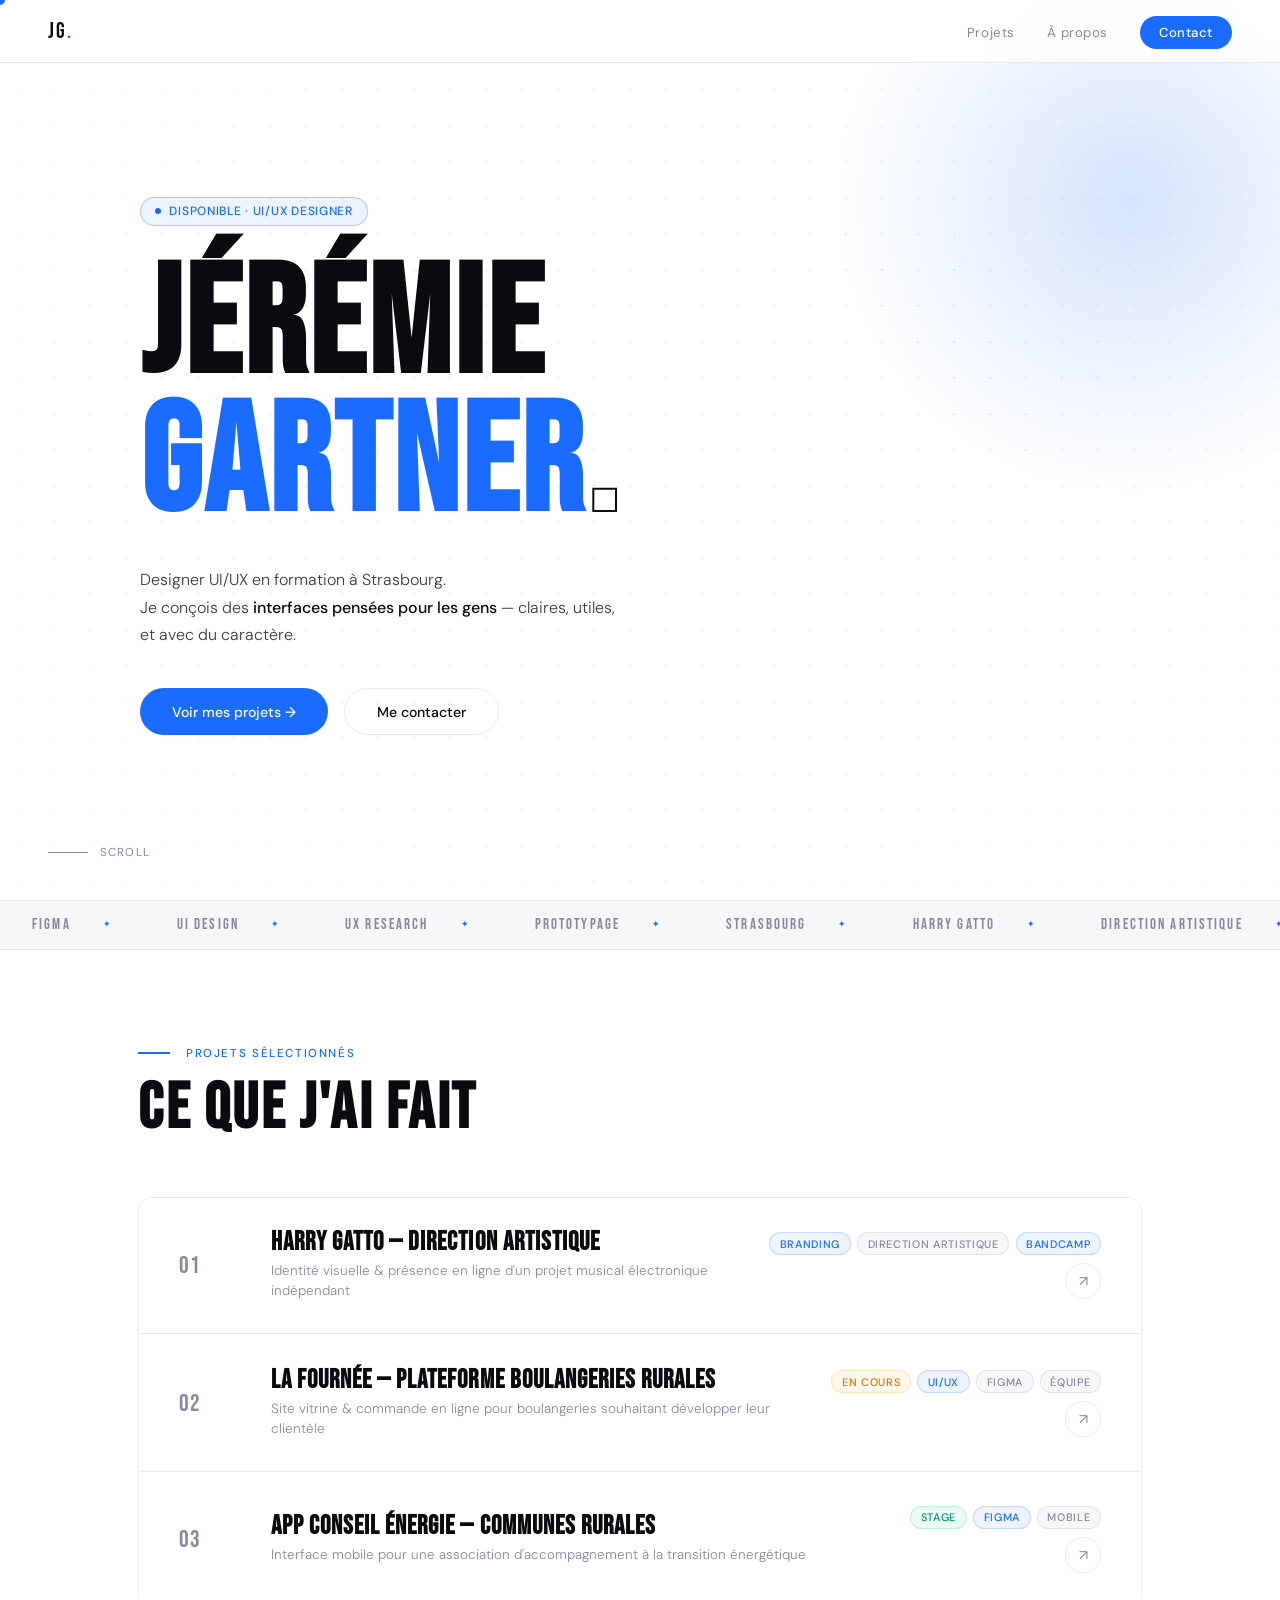
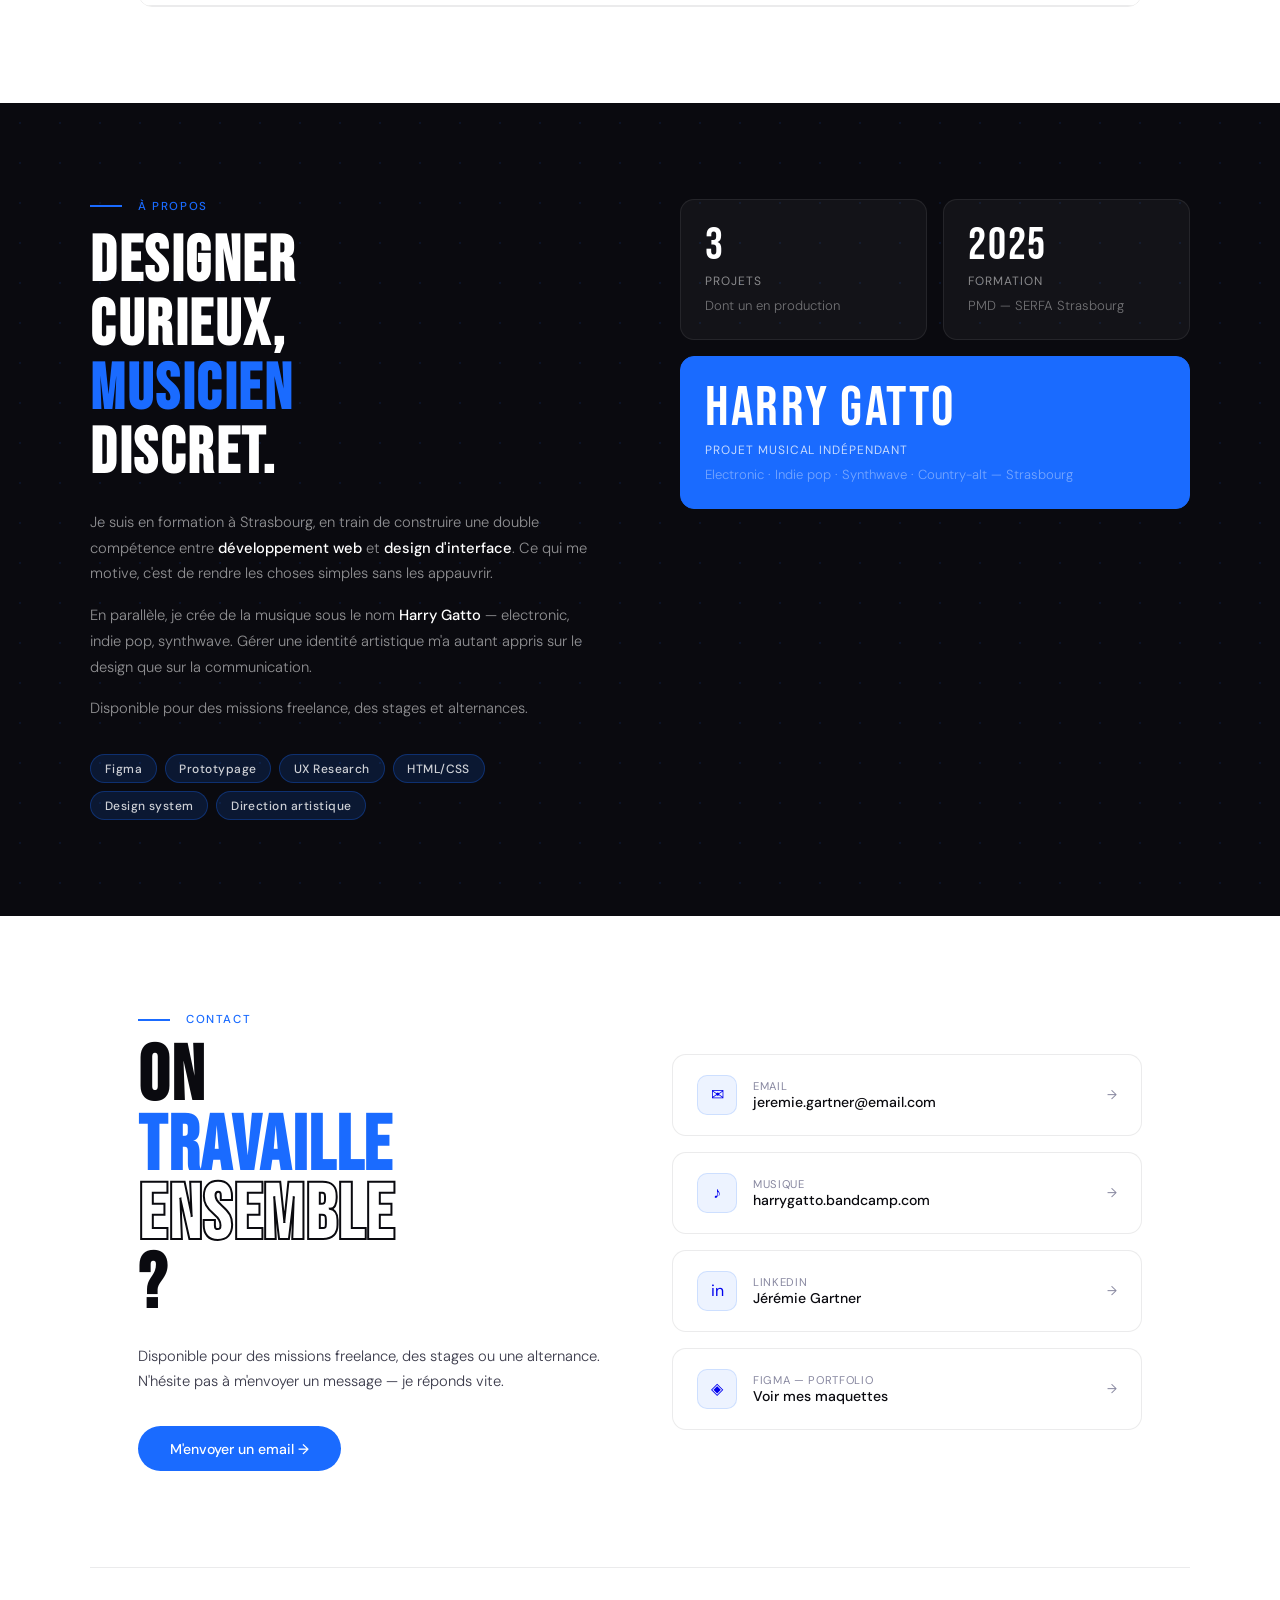
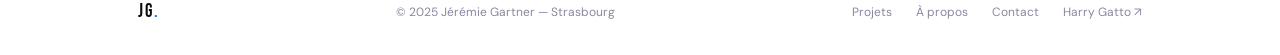
<file: Jgart68.github.io.html>
<!DOCTYPE html>
<html lang="fr">
<head>
<meta charset="UTF-8">
<meta name="viewport" content="width=device-width, initial-scale=1.0">
<title>Jérémie Gartner — UI/UX Designer</title>
<link href="https://fonts.googleapis.com/css2?family=Bebas+Neue&family=DM+Sans:ital,opsz,wght@0,9..40,300;0,9..40,400;0,9..40,500;1,9..40,300&display=swap" rel="stylesheet">
<style>
*, *::before, *::after { margin: 0; padding: 0; box-sizing: border-box; }

:root {
  --blue:    #1A6BFF;
  --blue-dk: #0E4FCC;
  --blue-lt: #EEF3FF;
  --blue-gl: rgba(26,107,255,0.08);
  --ink:     #0A0A0F;
  --ink2:    #3A3A4A;
  --muted:   #8888A0;
  --white:   #FFFFFF;
  --off:     #F7F7FA;
  --border:  rgba(10,10,15,0.08);
  --radius:  14px;
}

html { scroll-behavior: smooth; }
body {
  font-family: 'DM Sans', sans-serif;
  background: var(--white);
  color: var(--ink);
  overflow-x: hidden;
  cursor: none;
}

.cursor {
  width: 10px; height: 10px;
  background: var(--blue); border-radius: 50%;
  position: fixed; top: 0; left: 0;
  pointer-events: none; z-index: 9999;
  transition: transform 0.15s ease, width 0.2s, height 0.2s;
  transform: translate(-50%,-50%);
}
.cursor.hover {
  width: 32px; height: 32px;
  background: rgba(26,107,255,0.15);
  border: 1.5px solid var(--blue);
}

/* NAV */
nav {
  position: fixed; top: 0; left: 0; right: 0; z-index: 100;
  display: flex; justify-content: space-between; align-items: center;
  padding: 1.1rem 3rem;
  background: rgba(255,255,255,0.88);
  backdrop-filter: blur(16px);
  border-bottom: 1px solid var(--border);
}
.nav-logo {
  font-family: 'Bebas Neue', sans-serif;
  font-size: 1.4rem; letter-spacing: 0.08em; color: var(--ink);
}
.nav-logo span { color: var(--blue); }
.nav-links { display: flex; gap: 2rem; align-items: center; list-style: none; }
.nav-links a {
  font-size: 0.83rem; color: var(--muted); text-decoration: none;
  letter-spacing: 0.04em; font-weight: 400; transition: color 0.2s;
}
.nav-links a:hover { color: var(--ink); }
.nav-cta {
  background: var(--blue) !important; color: var(--white) !important;
  padding: 0.5rem 1.2rem; border-radius: 2rem;
  font-size: 0.82rem !important; font-weight: 500 !important;
  transition: background 0.2s, transform 0.15s !important;
}
.nav-cta:hover { background: var(--blue-dk) !important; transform: translateY(-1px); }

/* HERO */
.hero {
  min-height: 100vh; display: flex; align-items: center;
  padding: 7rem 3rem 5rem; position: relative; overflow: hidden;
}
.hero::before {
  content: ''; position: absolute; inset: 0;
  background-image: radial-gradient(circle, rgba(26,107,255,0.12) 1px, transparent 1px);
  background-size: 36px 36px;
  mask-image: radial-gradient(ellipse 80% 80% at 50% 50%, black 40%, transparent 100%);
  pointer-events: none;
}
.hero-blob {
  position: absolute; width: 600px; height: 600px; border-radius: 50%;
  background: radial-gradient(circle, rgba(26,107,255,0.18) 0%, transparent 70%);
  top: -100px; right: -150px; pointer-events: none;
  animation: blob-float 8s ease-in-out infinite;
}
@keyframes blob-float {
  0%,100% { transform: translate(0,0) scale(1); }
  50%      { transform: translate(-30px,30px) scale(1.05); }
}
.hero-inner { max-width: 1000px; margin: 0 auto; width: 100%; position: relative; z-index: 1; }
.hero-badge {
  display: inline-flex; align-items: center; gap: 0.5rem;
  border: 1px solid rgba(26,107,255,0.3); background: var(--blue-gl);
  padding: 0.35rem 0.9rem; border-radius: 2rem;
  font-size: 0.75rem; color: var(--blue); font-weight: 500;
  letter-spacing: 0.06em; text-transform: uppercase;
  margin-bottom: 2rem; animation: fade-up 0.6s ease both;
}
.badge-dot {
  width: 6px; height: 6px; border-radius: 50%; background: var(--blue);
  animation: pulse-dot 2s infinite;
}
@keyframes pulse-dot { 0%,100%{opacity:1;transform:scale(1)} 50%{opacity:0.4;transform:scale(1.5)} }
.hero h1 {
  font-family: 'Bebas Neue', sans-serif;
  font-size: clamp(5rem, 12vw, 10rem);
  line-height: 0.9; letter-spacing: 0.02em;
  margin-bottom: 2rem; animation: fade-up 0.6s 0.1s ease both;
}
.hero h1 .blue { color: var(--blue); }
.hero h1 .stroke { -webkit-text-stroke: 2px var(--ink); color: transparent; }
.hero-sub {
  max-width: 480px; font-size: 1rem; color: var(--ink2);
  line-height: 1.7; font-weight: 300; margin-bottom: 2.5rem;
  animation: fade-up 0.6s 0.2s ease both;
}
.hero-sub strong { font-weight: 500; color: var(--ink); }
.hero-actions {
  display: flex; gap: 1rem; flex-wrap: wrap;
  animation: fade-up 0.6s 0.3s ease both;
}
.btn {
  display: inline-flex; align-items: center; gap: 0.5rem;
  padding: 0.85rem 2rem; border-radius: 3rem;
  font-size: 0.88rem; font-weight: 500;
  font-family: 'DM Sans', sans-serif;
  border: none; cursor: none; transition: all 0.2s; text-decoration: none;
}
.btn-fill { background: var(--blue); color: var(--white); }
.btn-fill:hover { background: var(--blue-dk); transform: translateY(-2px); }
.btn-ghost { background: transparent; color: var(--ink); border: 1.5px solid var(--border); }
.btn-ghost:hover { border-color: var(--blue); color: var(--blue); transform: translateY(-2px); }
.hero-scroll-hint {
  position: absolute; bottom: 2.5rem; left: 3rem;
  display: flex; align-items: center; gap: 0.75rem;
  font-size: 0.72rem; color: var(--muted); letter-spacing: 0.1em; text-transform: uppercase;
  animation: fade-up 0.6s 0.5s ease both;
}
.scroll-line { width: 40px; height: 1px; background: var(--muted); position: relative; overflow: hidden; }
.scroll-line::after {
  content: ''; position: absolute; top: 0; left: -100%; width: 100%; height: 100%;
  background: var(--blue); animation: scan 2s ease-in-out infinite;
}
@keyframes scan { 0%{left:-100%} 100%{left:100%} }
@keyframes fade-up { from{opacity:0;transform:translateY(24px)} to{opacity:1;transform:translateY(0)} }

/* MARQUEE */
.marquee-wrap {
  overflow: hidden; border-top: 1px solid var(--border); border-bottom: 1px solid var(--border);
  padding: 0.9rem 0; background: var(--off);
}
.marquee-track {
  display: flex; gap: 0; white-space: nowrap;
  animation: marquee 20s linear infinite;
}
@keyframes marquee { to { transform: translateX(-50%); } }
.marquee-item {
  font-family: 'Bebas Neue', sans-serif;
  font-size: 0.95rem; letter-spacing: 0.14em; color: var(--muted);
  padding: 0 2rem; display: flex; align-items: center; gap: 2rem;
}
.marquee-item::after { content: '✦'; color: var(--blue); font-size: 0.55rem; }

/* PROJETS */
#projets { padding: 6rem 3rem; max-width: 1100px; margin: 0 auto; }
.section-eyebrow { display: flex; align-items: center; gap: 1rem; margin-bottom: 1rem; }
.eyebrow-line { width: 32px; height: 2px; background: var(--blue); }
.eyebrow-text {
  font-size: 0.72rem; font-weight: 500; letter-spacing: 0.14em;
  text-transform: uppercase; color: var(--blue);
}
.section-heading {
  font-family: 'Bebas Neue', sans-serif;
  font-size: clamp(2.5rem, 5vw, 4rem); letter-spacing: 0.04em;
  line-height: 1; margin-bottom: 3.5rem; color: var(--ink);
}
.projects-grid {
  display: flex; flex-direction: column; gap: 1.5px;
  border: 1.5px solid var(--border); border-radius: var(--radius); overflow: hidden;
}
.project-row {
  display: grid; grid-template-columns: 60px 1fr auto;
  align-items: center; gap: 2rem; padding: 2rem 2.5rem;
  background: var(--white); border-bottom: 1px solid var(--border);
  transition: background 0.2s; cursor: none;
  position: relative; overflow: hidden;
}
.project-row:last-child { border-bottom: none; }
.project-row:hover { background: var(--blue-lt); }
.project-num {
  font-family: 'Bebas Neue', sans-serif;
  font-size: 1.5rem; color: var(--muted); letter-spacing: 0.06em;
}
.project-content h3 {
  font-family: 'Bebas Neue', sans-serif;
  font-size: 1.6rem; letter-spacing: 0.04em; line-height: 1;
  margin-bottom: 0.35rem; transition: color 0.2s;
}
.project-row:hover .project-content h3 { color: var(--blue); }
.project-content p { font-size: 0.84rem; color: var(--muted); font-weight: 300; line-height: 1.5; }
.project-meta { display: flex; flex-direction: column; align-items: flex-end; gap: 0.5rem; }
.project-tags { display: flex; gap: 0.4rem; flex-wrap: wrap; justify-content: flex-end; }
.tag {
  font-size: 0.68rem; font-weight: 500; letter-spacing: 0.06em;
  padding: 0.22rem 0.6rem; border-radius: 1rem; text-transform: uppercase;
}
.tag-blue  { background: var(--blue-gl); color: var(--blue); border: 1px solid rgba(26,107,255,0.2); }
.tag-gray  { background: var(--off); color: var(--muted); border: 1px solid var(--border); }
.tag-green { background: rgba(16,185,129,0.08); color: #059669; border: 1px solid rgba(16,185,129,0.2); }
.tag-amber { background: rgba(245,158,11,0.08); color: #d97706; border: 1px solid rgba(245,158,11,0.2); }
.project-arrow {
  width: 36px; height: 36px; border-radius: 50%;
  background: transparent; border: 1.5px solid var(--border);
  display: flex; align-items: center; justify-content: center;
  font-size: 0.9rem; color: var(--muted); transition: all 0.2s; flex-shrink: 0;
}
.project-row:hover .project-arrow { background: var(--blue); border-color: var(--blue); color: var(--white); }
.project-detail {
  display: none; padding: 0 2.5rem 2rem;
  background: var(--blue-lt); border-top: 1px solid rgba(26,107,255,0.1);
}
.project-detail.open { display: block; }
.project-detail p {
  font-size: 0.88rem; color: var(--ink2); line-height: 1.7; font-weight: 300;
  max-width: 600px; margin-bottom: 1rem;
}
.detail-link {
  display: inline-flex; align-items: center; gap: 0.4rem;
  font-size: 0.82rem; font-weight: 500; color: var(--blue); text-decoration: none;
  transition: gap 0.2s;
}
.detail-link:hover { gap: 0.7rem; }

/* À PROPOS */
#apropos { padding: 6rem 3rem; background: var(--ink); position: relative; overflow: hidden; }
#apropos::before {
  content: ''; position: absolute; inset: 0;
  background-image: radial-gradient(circle, rgba(26,107,255,0.1) 1px, transparent 1px);
  background-size: 40px 40px; pointer-events: none;
}
.about-inner {
  max-width: 1100px; margin: 0 auto;
  display: grid; grid-template-columns: 1fr 1fr; gap: 5rem;
  align-items: start; position: relative; z-index: 1;
}
.about-left h2 {
  font-family: 'Bebas Neue', sans-serif;
  font-size: clamp(2.5rem, 5vw, 4rem); letter-spacing: 0.04em;
  line-height: 1; color: var(--white); margin-bottom: 1.5rem;
}
.about-left h2 .blue { color: var(--blue); }
.about-left p { font-size: 0.92rem; color: rgba(255,255,255,0.55); line-height: 1.75; font-weight: 300; margin-bottom: 1rem; }
.about-left p strong { color: var(--white); font-weight: 500; }
.about-tools { display: flex; flex-wrap: wrap; gap: 0.5rem; margin-top: 2rem; }
.tool-pill {
  font-size: 0.75rem; font-weight: 500; padding: 0.35rem 0.85rem; border-radius: 2rem;
  background: rgba(26,107,255,0.15); border: 1px solid rgba(26,107,255,0.3);
  color: rgba(255,255,255,0.8); letter-spacing: 0.04em;
}
.about-right { display: grid; grid-template-columns: 1fr 1fr; gap: 1rem; align-content: start; }
.stat-card {
  background: rgba(255,255,255,0.04); border: 1px solid rgba(255,255,255,0.08);
  border-radius: var(--radius); padding: 1.5rem;
}
.stat-card.accent { background: var(--blue); border-color: var(--blue); grid-column: span 2; }
.stat-card-num {
  font-family: 'Bebas Neue', sans-serif;
  font-size: 2.8rem; letter-spacing: 0.04em; line-height: 1;
  color: var(--white); margin-bottom: 0.3rem;
}
.stat-card.accent .stat-card-num { font-size: 3.5rem; }
.stat-card-label {
  font-size: 0.75rem; color: rgba(255,255,255,0.5);
  letter-spacing: 0.08em; text-transform: uppercase; font-weight: 400;
}
.stat-card.accent .stat-card-label { color: rgba(255,255,255,0.75); }
.stat-card-desc { font-size: 0.82rem; color: rgba(255,255,255,0.4); font-weight: 300; margin-top: 0.4rem; line-height: 1.5; }

/* CONTACT */
#contact { padding: 6rem 3rem; max-width: 1100px; margin: 0 auto; }
.contact-grid { display: grid; grid-template-columns: 1fr 1fr; gap: 4rem; align-items: center; }
.contact-left h2 {
  font-family: 'Bebas Neue', sans-serif;
  font-size: clamp(3rem, 6vw, 5.5rem); letter-spacing: 0.02em; line-height: 0.9;
  margin-bottom: 1.5rem;
}
.contact-left h2 .blue { color: var(--blue); }
.contact-left h2 .stroke { -webkit-text-stroke: 2px var(--ink); color: transparent; }
.contact-left p { font-size: 0.92rem; color: var(--ink2); line-height: 1.7; font-weight: 300; margin-bottom: 2rem; }
.contact-right { display: flex; flex-direction: column; gap: 1rem; }
.contact-link-card {
  display: flex; align-items: center; gap: 1rem;
  padding: 1.25rem 1.5rem; border: 1px solid var(--border);
  border-radius: var(--radius); text-decoration: none;
  transition: all 0.2s; cursor: none; background: var(--white);
}
.contact-link-card:hover { border-color: var(--blue); background: var(--blue-lt); transform: translateX(4px); }
.clc-icon {
  width: 40px; height: 40px; border-radius: 10px;
  background: var(--blue-gl); display: flex; align-items: center; justify-content: center;
  font-size: 1rem; flex-shrink: 0; border: 1px solid rgba(26,107,255,0.15);
}
.clc-text { flex: 1; }
.clc-label { font-size: 0.7rem; color: var(--muted); font-weight: 400; letter-spacing: 0.06em; text-transform: uppercase; }
.clc-value { font-size: 0.88rem; color: var(--ink); font-weight: 500; }
.contact-link-card:hover .clc-value { color: var(--blue); }
.clc-arrow { font-size: 0.8rem; color: var(--muted); transition: transform 0.2s; }
.contact-link-card:hover .clc-arrow { transform: translateX(4px); color: var(--blue); }

/* FOOTER */
footer {
  border-top: 1px solid var(--border); padding: 2rem 3rem;
  display: flex; justify-content: space-between; align-items: center;
  flex-wrap: wrap; gap: 1rem; max-width: 1100px; margin: 0 auto;
}
.footer-logo { font-family: 'Bebas Neue', sans-serif; font-size: 1.2rem; letter-spacing: 0.1em; color: var(--ink); }
.footer-logo span { color: var(--blue); }
.footer-copy { font-size: 0.75rem; color: var(--muted); }
.footer-links { display: flex; gap: 1.5rem; }
.footer-links a { font-size: 0.75rem; color: var(--muted); text-decoration: none; transition: color 0.2s; }
.footer-links a:hover { color: var(--blue); }

/* RESPONSIVE */
@media(max-width: 768px) {
  nav { padding: 1rem 1.5rem; }
  .hero, #projets, #contact { padding-left: 1.5rem; padding-right: 1.5rem; }
  #apropos { padding-left: 1.5rem; padding-right: 1.5rem; }
  .about-inner, .contact-grid { grid-template-columns: 1fr; gap: 2.5rem; }
  .about-right { grid-template-columns: 1fr 1fr; }
  .project-row { grid-template-columns: 40px 1fr; gap: 1rem; padding: 1.5rem; }
  .project-meta { display: none; }
  footer { padding: 1.5rem; }
  .footer-links { display: none; }
  .hero-scroll-hint { display: none; }
}
</style>
</head>
<body>

<div class="cursor" id="cursor"></div>

<nav>
  <div class="nav-logo">JG<span>.</span></div>
  <ul class="nav-links">
    <li><a href="#projets">Projets</a></li>
    <li><a href="#apropos">À propos</a></li>
    <li><a href="#contact" class="nav-cta">Contact</a></li>
  </ul>
</nav>

<section class="hero">
  <div class="hero-blob"></div>
  <div class="hero-inner">
    <div class="hero-badge"><span class="badge-dot"></span>Disponible · UI/UX Designer</div>
    <h1>JÉRÉMIE<br><span class="blue">GARTNER</span><span class="stroke">.</span></h1>
    <p class="hero-sub">
      Designer UI/UX en formation à Strasbourg.<br>
      Je conçois des <strong>interfaces pensées pour les gens</strong> — claires, utiles, et avec du caractère.
    </p>
    <div class="hero-actions">
      <a href="#projets" class="btn btn-fill">Voir mes projets →</a>
      <a href="#contact" class="btn btn-ghost">Me contacter</a>
    </div>
  </div>
  <div class="hero-scroll-hint"><span class="scroll-line"></span>Scroll</div>
</section>

<div class="marquee-wrap">
  <div class="marquee-track">
    <span class="marquee-item">Figma</span><span class="marquee-item">UI Design</span>
    <span class="marquee-item">UX Research</span><span class="marquee-item">Prototypage</span>
    <span class="marquee-item">Strasbourg</span><span class="marquee-item">Harry Gatto</span>
    <span class="marquee-item">Direction artistique</span><span class="marquee-item">Maquettage</span>
    <span class="marquee-item">Figma</span><span class="marquee-item">UI Design</span>
    <span class="marquee-item">UX Research</span><span class="marquee-item">Prototypage</span>
    <span class="marquee-item">Strasbourg</span><span class="marquee-item">Harry Gatto</span>
    <span class="marquee-item">Direction artistique</span><span class="marquee-item">Maquettage</span>
  </div>
</div>

<section id="projets">
  <div class="section-eyebrow"><div class="eyebrow-line"></div><span class="eyebrow-text">Projets sélectionnés</span></div>
  <h2 class="section-heading">CE QUE J'AI FAIT</h2>
  <div class="projects-grid">

    <div class="project-row" onclick="toggleDetail('d1')">
      <span class="project-num">01</span>
      <div class="project-content">
        <h3>Harry Gatto — Direction artistique</h3>
        <p>Identité visuelle & présence en ligne d'un projet musical électronique indépendant</p>
      </div>
      <div class="project-meta">
        <div class="project-tags">
          <span class="tag tag-blue">Branding</span>
          <span class="tag tag-gray">Direction artistique</span>
          <span class="tag tag-blue">Bandcamp</span>
        </div>
        <div class="project-arrow">↗</div>
      </div>
    </div>
    <div class="project-detail" id="d1">
      <p>Gestion complète de l'image du projet musical <strong>Harry Gatto</strong> basé à Strasbourg — un univers électronique qui mêle indie pop, synthwave et country-alt. De la conception visuelle à la communication sur les plateformes musicales.</p>
      <p>Choix typographiques, palette de couleurs, cohérence visuelle sur tous les supports. Un projet personnel qui m'a appris à défendre et construire une identité de A à Z.</p>
      <a href="https://harrygatto.bandcamp.com" target="_blank" class="detail-link">Écouter sur Bandcamp →</a>
    </div>

    <div class="project-row" onclick="toggleDetail('d2')">
      <span class="project-num">02</span>
      <div class="project-content">
        <h3>La Fournée — Plateforme boulangeries rurales</h3>
        <p>Site vitrine & commande en ligne pour boulangeries souhaitant développer leur clientèle</p>
      </div>
      <div class="project-meta">
        <div class="project-tags">
          <span class="tag tag-amber">En cours</span>
          <span class="tag tag-blue">UI/UX</span>
          <span class="tag tag-gray">Figma</span>
          <span class="tag tag-gray">Équipe</span>
        </div>
        <div class="project-arrow">↗</div>
      </div>
    </div>
    <div class="project-detail" id="d2">
      <p>Projet fil rouge de formation (SERFA / Université Haute-Alsace). Conception d'une plateforme permettant aux boulangeries rurales de proposer leurs produits par catégorie et d'accepter des inscriptions clients avec boulangeries favorites.</p>
      <p>Travail en équipe de 3 : cahier des charges, maquettes Figma, design system 3 couleurs, développement web. Soutenance prévue le <strong>3 juin 2025</strong>.</p>
    </div>

    <div class="project-row" onclick="toggleDetail('d3')">
      <span class="project-num">03</span>
      <div class="project-content">
        <h3>App conseil énergie — Communes rurales</h3>
        <p>Interface mobile pour une association d'accompagnement à la transition énergétique</p>
      </div>
      <div class="project-meta">
        <div class="project-tags">
          <span class="tag tag-green">Stage</span>
          <span class="tag tag-blue">Figma</span>
          <span class="tag tag-gray">Mobile</span>
        </div>
        <div class="project-arrow">↗</div>
      </div>
    </div>
    <div class="project-detail" id="d3">
      <p>Conception d'une maquette Figma pour une association proposant des conseils en économie d'énergie auprès des communes. Réalisée en une semaine de stage, de l'analyse des besoins à la livraison de la maquette finalisée.</p>
      <p>Contraintes de temps fortes, travail en autonomie. Une expérience qui m'a appris à aller à l'essentiel rapidement.</p>
      <a href="#" class="detail-link">Voir la maquette Figma →</a>
    </div>

  </div>
</section>

<section id="apropos">
  <div class="about-inner">
    <div class="about-left">
      <div class="section-eyebrow" style="margin-bottom:1rem">
        <div class="eyebrow-line"></div><span class="eyebrow-text">À propos</span>
      </div>
      <h2>DESIGNER<br>CURIEUX,<br><span class="blue">MUSICIEN</span><br>DISCRET.</h2>
      <p>Je suis en formation à Strasbourg, en train de construire une double compétence entre <strong>développement web</strong> et <strong>design d'interface</strong>. Ce qui me motive, c'est de rendre les choses simples sans les appauvrir.</p>
      <p>En parallèle, je crée de la musique sous le nom <strong>Harry Gatto</strong> — electronic, indie pop, synthwave. Gérer une identité artistique m'a autant appris sur le design que sur la communication.</p>
      <p>Disponible pour des missions freelance, des stages et alternances.</p>
      <div class="about-tools">
        <span class="tool-pill">Figma</span>
        <span class="tool-pill">Prototypage</span>
        <span class="tool-pill">UX Research</span>
        <span class="tool-pill">HTML/CSS</span>
        <span class="tool-pill">Design system</span>
        <span class="tool-pill">Direction artistique</span>
      </div>
    </div>
    <div class="about-right">
      <div class="stat-card">
        <div class="stat-card-num">3</div>
        <div class="stat-card-label">Projets</div>
        <div class="stat-card-desc">Dont un en production</div>
      </div>
      <div class="stat-card">
        <div class="stat-card-num">2025</div>
        <div class="stat-card-label">Formation</div>
        <div class="stat-card-desc">PMD — SERFA Strasbourg</div>
      </div>
      <div class="stat-card accent">
        <div class="stat-card-num">Harry Gatto</div>
        <div class="stat-card-label">Projet musical indépendant</div>
        <div class="stat-card-desc">Electronic · Indie pop · Synthwave · Country-alt — Strasbourg</div>
      </div>
    </div>
  </div>
</section>

<section id="contact">
  <div class="contact-grid">
    <div class="contact-left">
      <div class="section-eyebrow" style="margin-bottom:1rem">
        <div class="eyebrow-line"></div><span class="eyebrow-text">Contact</span>
      </div>
      <h2>ON<br><span class="blue">TRAVAILLE</span><br><span class="stroke">ENSEMBLE</span><br>?</h2>
      <p>Disponible pour des missions freelance, des stages ou une alternance. N'hésite pas à m'envoyer un message — je réponds vite.</p>
      <a href="mailto:jeremie.gartner@email.com" class="btn btn-fill">M'envoyer un email →</a>
    </div>
    <div class="contact-right">
      <a href="mailto:jeremie.gartner@email.com" class="contact-link-card">
        <div class="clc-icon">✉</div>
        <div class="clc-text">
          <div class="clc-label">Email</div>
          <div class="clc-value">jeremie.gartner@email.com</div>
        </div>
        <span class="clc-arrow">→</span>
      </a>
      <a href="https://harrygatto.bandcamp.com" target="_blank" class="contact-link-card">
        <div class="clc-icon">♪</div>
        <div class="clc-text">
          <div class="clc-label">Musique</div>
          <div class="clc-value">harrygatto.bandcamp.com</div>
        </div>
        <span class="clc-arrow">→</span>
      </a>
      <a href="#" class="contact-link-card">
        <div class="clc-icon">in</div>
        <div class="clc-text">
          <div class="clc-label">LinkedIn</div>
          <div class="clc-value">Jérémie Gartner</div>
        </div>
        <span class="clc-arrow">→</span>
      </a>
      <a href="#" class="contact-link-card">
        <div class="clc-icon">◈</div>
        <div class="clc-text">
          <div class="clc-label">Figma — Portfolio</div>
          <div class="clc-value">Voir mes maquettes</div>
        </div>
        <span class="clc-arrow">→</span>
      </a>
    </div>
  </div>
</section>

<footer>
  <div class="footer-logo">JG<span>.</span></div>
  <span class="footer-copy">© 2025 Jérémie Gartner — Strasbourg</span>
  <div class="footer-links">
    <a href="#projets">Projets</a>
    <a href="#apropos">À propos</a>
    <a href="#contact">Contact</a>
    <a href="https://harrygatto.bandcamp.com" target="_blank">Harry Gatto ↗</a>
  </div>
</footer>

<script>
const cursor = document.getElementById('cursor');
document.addEventListener('mousemove', e => {
  cursor.style.left = e.clientX + 'px';
  cursor.style.top  = e.clientY + 'px';
});
document.querySelectorAll('a, button, .project-row').forEach(el => {
  el.addEventListener('mouseenter', () => cursor.classList.add('hover'));
  el.addEventListener('mouseleave', () => cursor.classList.remove('hover'));
});

function toggleDetail(id) {
  const detail = document.getElementById(id);
  const isOpen = detail.classList.contains('open');
  document.querySelectorAll('.project-detail').forEach(d => d.classList.remove('open'));
  if (!isOpen) detail.classList.add('open');
}

const sections = document.querySelectorAll('section[id]');
const navLinks = document.querySelectorAll('.nav-links a');
window.addEventListener('scroll', () => {
  let current = '';
  sections.forEach(s => { if (window.scrollY >= s.offsetTop - 120) current = s.id; });
  navLinks.forEach(a => {
    a.style.color = a.getAttribute('href') === '#' + current ? 'var(--blue)' : '';
  });
});
</script>
</body>
</html>
</file>
